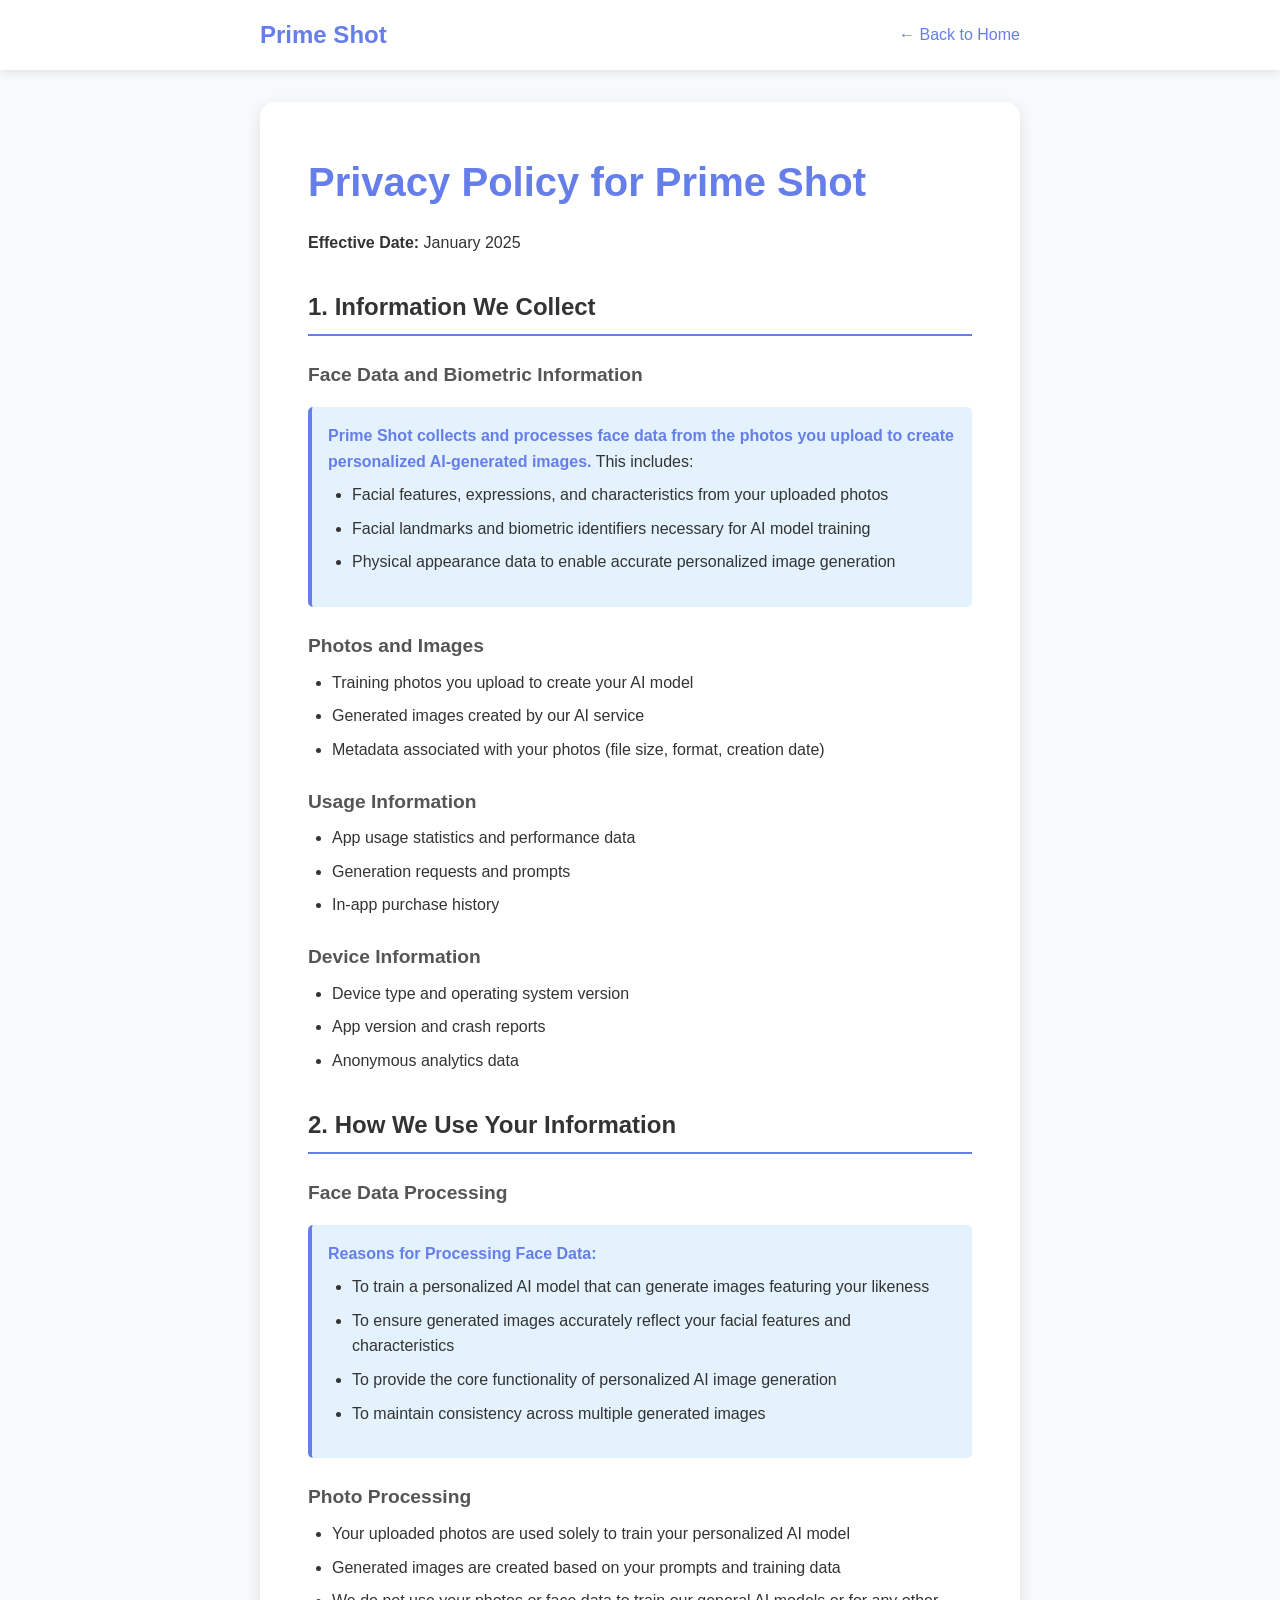
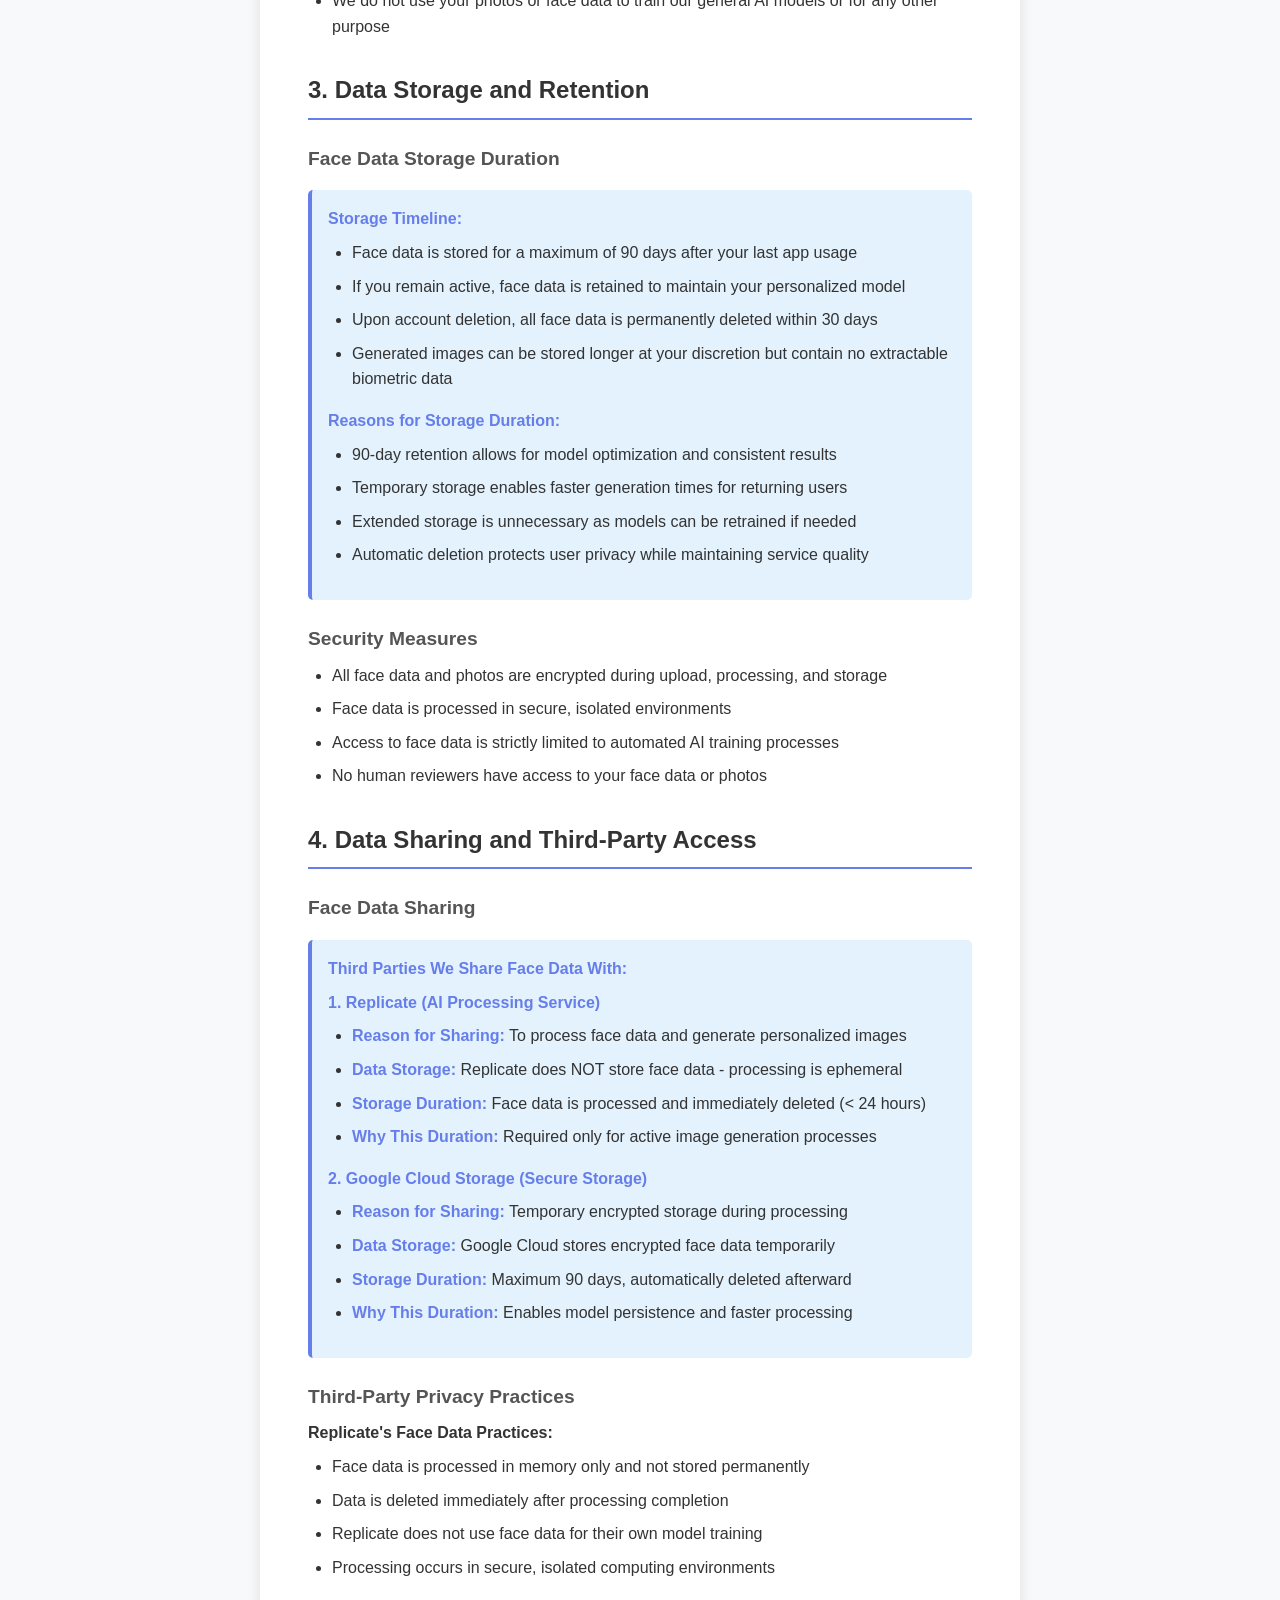
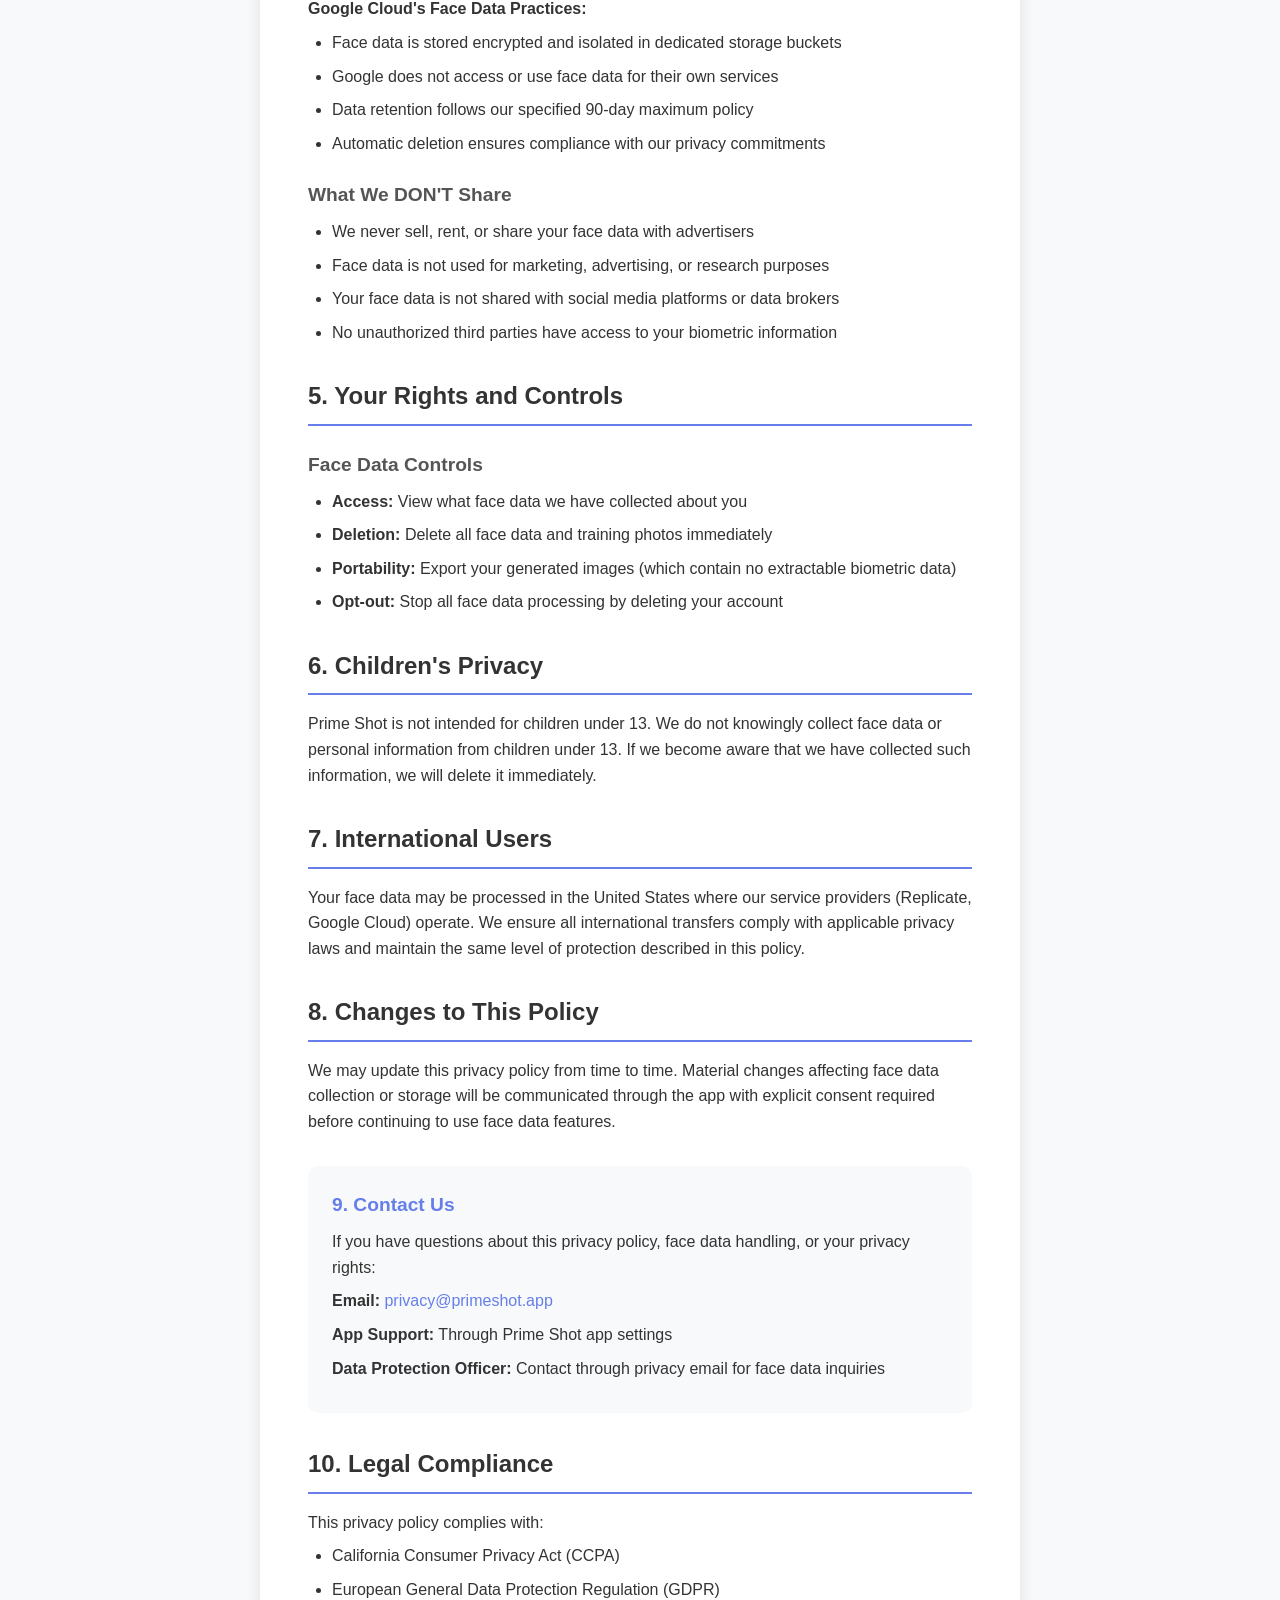
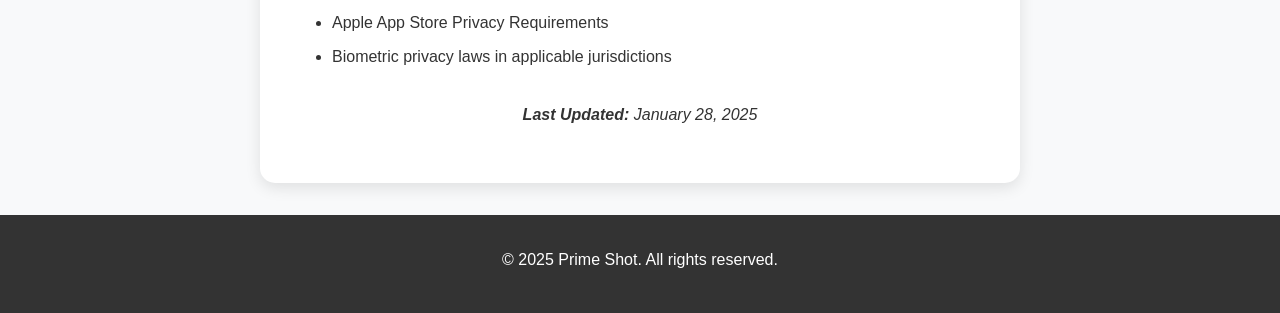
<file: privacy.html>
<!DOCTYPE html>
<html lang="en">
<head>
    <meta charset="UTF-8">
    <meta name="viewport" content="width=device-width, initial-scale=1.0">
    <title>Privacy Policy - Prime Shot</title>
    <meta name="description" content="Prime Shot Privacy Policy - How we collect, use, and protect your face data and personal information.">
    <style>
        * {
            margin: 0;
            padding: 0;
            box-sizing: border-box;
        }
        
        body {
            font-family: -apple-system, BlinkMacSystemFont, 'Segoe UI', Roboto, sans-serif;
            line-height: 1.6;
            color: #333;
            background: #f8f9fa;
        }
        
        .container {
            max-width: 800px;
            margin: 0 auto;
            padding: 0 20px;
        }
        
        header {
            background: white;
            padding: 1rem 0;
            box-shadow: 0 2px 10px rgba(0,0,0,0.1);
            margin-bottom: 2rem;
        }
        
        nav {
            display: flex;
            justify-content: space-between;
            align-items: center;
        }
        
        .logo {
            font-size: 1.5rem;
            font-weight: bold;
            color: #667eea;
            text-decoration: none;
        }
        
        .back-link {
            color: #667eea;
            text-decoration: none;
            font-weight: 500;
        }
        
        .back-link:hover {
            text-decoration: underline;
        }
        
        .content {
            background: white;
            padding: 3rem;
            border-radius: 15px;
            box-shadow: 0 5px 15px rgba(0,0,0,0.1);
            margin-bottom: 2rem;
        }
        
        h1 {
            color: #667eea;
            margin-bottom: 1rem;
            font-size: 2.5rem;
        }
        
        h2 {
            color: #333;
            margin: 2rem 0 1rem 0;
            font-size: 1.5rem;
            border-bottom: 2px solid #667eea;
            padding-bottom: 0.5rem;
        }
        
        h3 {
            color: #555;
            margin: 1.5rem 0 0.5rem 0;
            font-size: 1.2rem;
        }
        
        p, li {
            margin-bottom: 0.5rem;
        }
        
        ul {
            margin-left: 1.5rem;
            margin-bottom: 1rem;
        }
        
        .highlight {
            background: #e3f2fd;
            padding: 1rem;
            border-left: 4px solid #667eea;
            margin: 1rem 0;
            border-radius: 5px;
        }
        
        .highlight strong {
            color: #667eea;
        }
        
        .contact-info {
            background: #f8f9fa;
            padding: 1.5rem;
            border-radius: 10px;
            margin: 2rem 0;
        }
        
        .contact-info h3 {
            margin-top: 0;
            color: #667eea;
        }
        
        .contact-info a {
            color: #667eea;
            text-decoration: none;
        }
        
        .contact-info a:hover {
            text-decoration: underline;
        }
        
        footer {
            background: #333;
            color: white;
            text-align: center;
            padding: 2rem 0;
        }
        
        @media (max-width: 768px) {
            .content {
                padding: 1.5rem;
            }
            
            h1 {
                font-size: 2rem;
            }
        }
    </style>
</head>
<body>
    <header>
        <nav class="container">
            <a href="index.html" class="logo">Prime Shot</a>
            <a href="index.html" class="back-link">← Back to Home</a>
        </nav>
    </header>

    <main class="container">
        <div class="content">
            <h1>Privacy Policy for Prime Shot</h1>
            <p><strong>Effective Date:</strong> January 2025</p>

            <h2>1. Information We Collect</h2>

            <h3>Face Data and Biometric Information</h3>
            <div class="highlight">
                <p><strong>Prime Shot collects and processes face data from the photos you upload to create personalized AI-generated images.</strong> This includes:</p>
                <ul>
                    <li>Facial features, expressions, and characteristics from your uploaded photos</li>
                    <li>Facial landmarks and biometric identifiers necessary for AI model training</li>
                    <li>Physical appearance data to enable accurate personalized image generation</li>
                </ul>
            </div>

            <h3>Photos and Images</h3>
            <ul>
                <li>Training photos you upload to create your AI model</li>
                <li>Generated images created by our AI service</li>
                <li>Metadata associated with your photos (file size, format, creation date)</li>
            </ul>

            <h3>Usage Information</h3>
            <ul>
                <li>App usage statistics and performance data</li>
                <li>Generation requests and prompts</li>
                <li>In-app purchase history</li>
            </ul>

            <h3>Device Information</h3>
            <ul>
                <li>Device type and operating system version</li>
                <li>App version and crash reports</li>
                <li>Anonymous analytics data</li>
            </ul>

            <h2>2. How We Use Your Information</h2>

            <h3>Face Data Processing</h3>
            <div class="highlight">
                <p><strong>Reasons for Processing Face Data:</strong></p>
                <ul>
                    <li>To train a personalized AI model that can generate images featuring your likeness</li>
                    <li>To ensure generated images accurately reflect your facial features and characteristics</li>
                    <li>To provide the core functionality of personalized AI image generation</li>
                    <li>To maintain consistency across multiple generated images</li>
                </ul>
            </div>

            <h3>Photo Processing</h3>
            <ul>
                <li>Your uploaded photos are used solely to train your personalized AI model</li>
                <li>Generated images are created based on your prompts and training data</li>
                <li>We do not use your photos or face data to train our general AI models or for any other purpose</li>
            </ul>

            <h2>3. Data Storage and Retention</h2>

            <h3>Face Data Storage Duration</h3>
            <div class="highlight">
                <p><strong>Storage Timeline:</strong></p>
                <ul>
                    <li>Face data is stored for a maximum of 90 days after your last app usage</li>
                    <li>If you remain active, face data is retained to maintain your personalized model</li>
                    <li>Upon account deletion, all face data is permanently deleted within 30 days</li>
                    <li>Generated images can be stored longer at your discretion but contain no extractable biometric data</li>
                </ul>

                <p><strong>Reasons for Storage Duration:</strong></p>
                <ul>
                    <li>90-day retention allows for model optimization and consistent results</li>
                    <li>Temporary storage enables faster generation times for returning users</li>
                    <li>Extended storage is unnecessary as models can be retrained if needed</li>
                    <li>Automatic deletion protects user privacy while maintaining service quality</li>
                </ul>
            </div>

            <h3>Security Measures</h3>
            <ul>
                <li>All face data and photos are encrypted during upload, processing, and storage</li>
                <li>Face data is processed in secure, isolated environments</li>
                <li>Access to face data is strictly limited to automated AI training processes</li>
                <li>No human reviewers have access to your face data or photos</li>
            </ul>

            <h2>4. Data Sharing and Third-Party Access</h2>

            <h3>Face Data Sharing</h3>
            <div class="highlight">
                <p><strong>Third Parties We Share Face Data With:</strong></p>
                
                <p><strong>1. Replicate (AI Processing Service)</strong></p>
                <ul>
                    <li><strong>Reason for Sharing:</strong> To process face data and generate personalized images</li>
                    <li><strong>Data Storage:</strong> Replicate does NOT store face data - processing is ephemeral</li>
                    <li><strong>Storage Duration:</strong> Face data is processed and immediately deleted (&lt; 24 hours)</li>
                    <li><strong>Why This Duration:</strong> Required only for active image generation processes</li>
                </ul>

                <p><strong>2. Google Cloud Storage (Secure Storage)</strong></p>
                <ul>
                    <li><strong>Reason for Sharing:</strong> Temporary encrypted storage during processing</li>
                    <li><strong>Data Storage:</strong> Google Cloud stores encrypted face data temporarily</li>
                    <li><strong>Storage Duration:</strong> Maximum 90 days, automatically deleted afterward</li>
                    <li><strong>Why This Duration:</strong> Enables model persistence and faster processing</li>
                </ul>
            </div>

            <h3>Third-Party Privacy Practices</h3>
            <p><strong>Replicate's Face Data Practices:</strong></p>
            <ul>
                <li>Face data is processed in memory only and not stored permanently</li>
                <li>Data is deleted immediately after processing completion</li>
                <li>Replicate does not use face data for their own model training</li>
                <li>Processing occurs in secure, isolated computing environments</li>
            </ul>

            <p><strong>Google Cloud's Face Data Practices:</strong></p>
            <ul>
                <li>Face data is stored encrypted and isolated in dedicated storage buckets</li>
                <li>Google does not access or use face data for their own services</li>
                <li>Data retention follows our specified 90-day maximum policy</li>
                <li>Automatic deletion ensures compliance with our privacy commitments</li>
            </ul>

            <h3>What We DON'T Share</h3>
            <ul>
                <li>We never sell, rent, or share your face data with advertisers</li>
                <li>Face data is not used for marketing, advertising, or research purposes</li>
                <li>Your face data is not shared with social media platforms or data brokers</li>
                <li>No unauthorized third parties have access to your biometric information</li>
            </ul>

            <h2>5. Your Rights and Controls</h2>

            <h3>Face Data Controls</h3>
            <ul>
                <li><strong>Access:</strong> View what face data we have collected about you</li>
                <li><strong>Deletion:</strong> Delete all face data and training photos immediately</li>
                <li><strong>Portability:</strong> Export your generated images (which contain no extractable biometric data)</li>
                <li><strong>Opt-out:</strong> Stop all face data processing by deleting your account</li>
            </ul>

            <h2>6. Children's Privacy</h2>
            <p>Prime Shot is not intended for children under 13. We do not knowingly collect face data or personal information from children under 13. If we become aware that we have collected such information, we will delete it immediately.</p>

            <h2>7. International Users</h2>
            <p>Your face data may be processed in the United States where our service providers (Replicate, Google Cloud) operate. We ensure all international transfers comply with applicable privacy laws and maintain the same level of protection described in this policy.</p>

            <h2>8. Changes to This Policy</h2>
            <p>We may update this privacy policy from time to time. Material changes affecting face data collection or storage will be communicated through the app with explicit consent required before continuing to use face data features.</p>

            <div class="contact-info">
                <h3>9. Contact Us</h3>
                <p>If you have questions about this privacy policy, face data handling, or your privacy rights:</p>
                <p><strong>Email:</strong> <a href="mailto:privacy@primeshot.app">privacy@primeshot.app</a></p>
                <p><strong>App Support:</strong> Through Prime Shot app settings</p>
                <p><strong>Data Protection Officer:</strong> Contact through privacy email for face data inquiries</p>
            </div>

            <h2>10. Legal Compliance</h2>
            <p>This privacy policy complies with:</p>
            <ul>
                <li>California Consumer Privacy Act (CCPA)</li>
                <li>European General Data Protection Regulation (GDPR)</li>
                <li>Apple App Store Privacy Requirements</li>
                <li>Biometric privacy laws in applicable jurisdictions</li>
            </ul>

            <p style="margin-top: 2rem; text-align: center; font-style: italic;">
                <strong>Last Updated:</strong> January 28, 2025
            </p>
        </div>
    </main>

    <footer>
        <div class="container">
            <p>&copy; 2025 Prime Shot. All rights reserved.</p>
        </div>
    </footer>
</body>
</html>
</file>
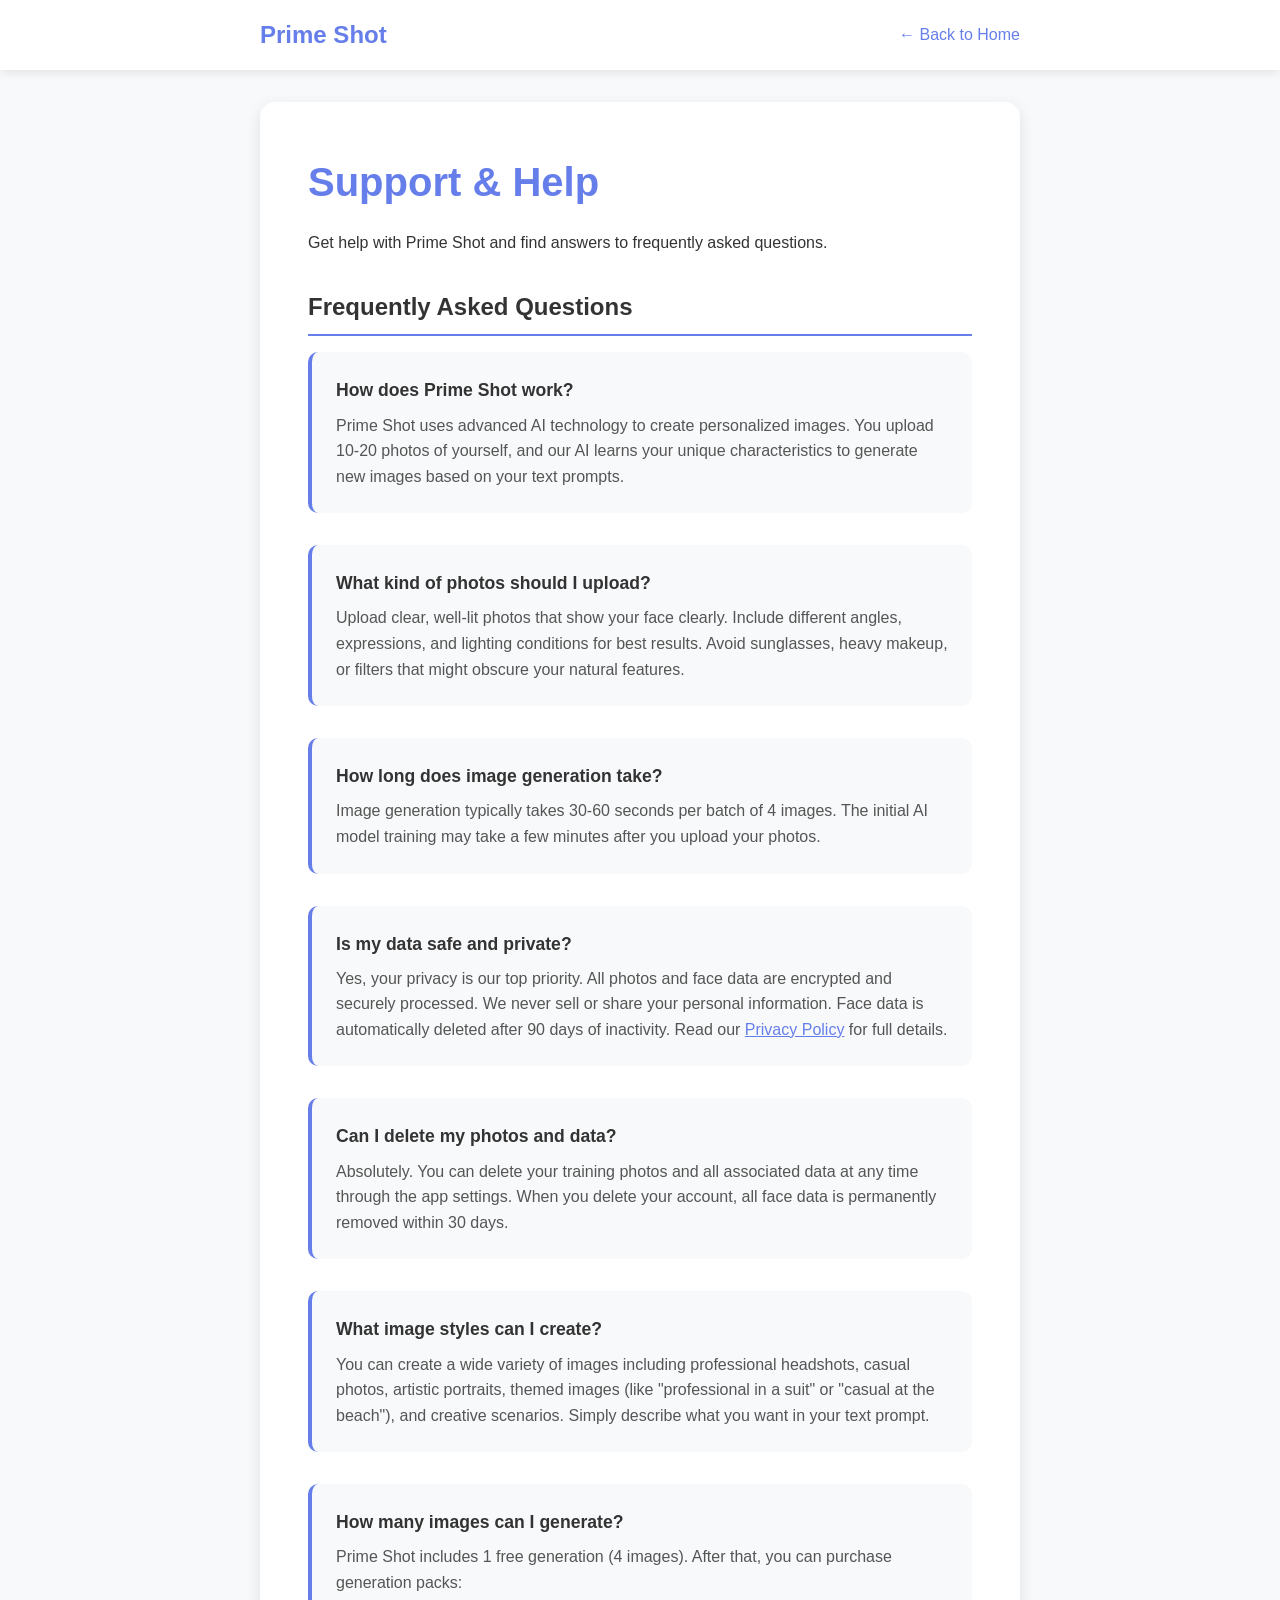
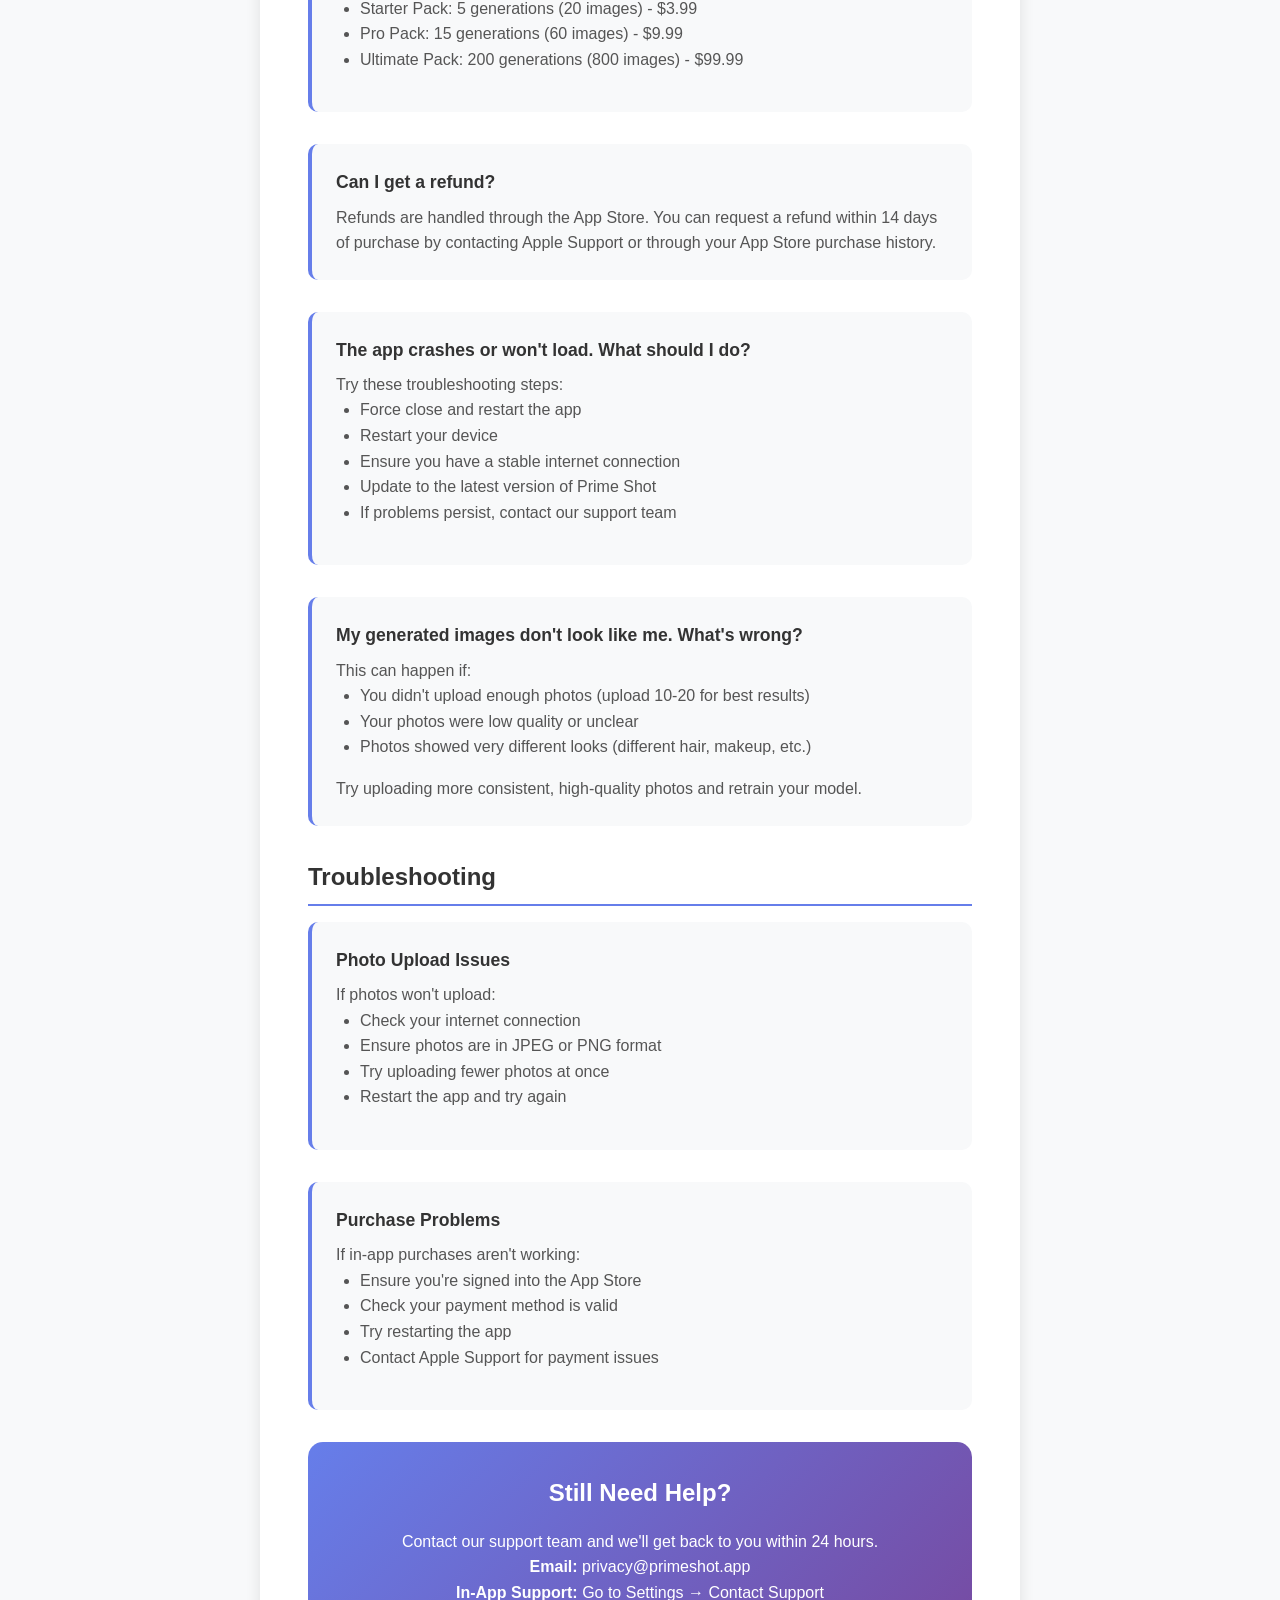
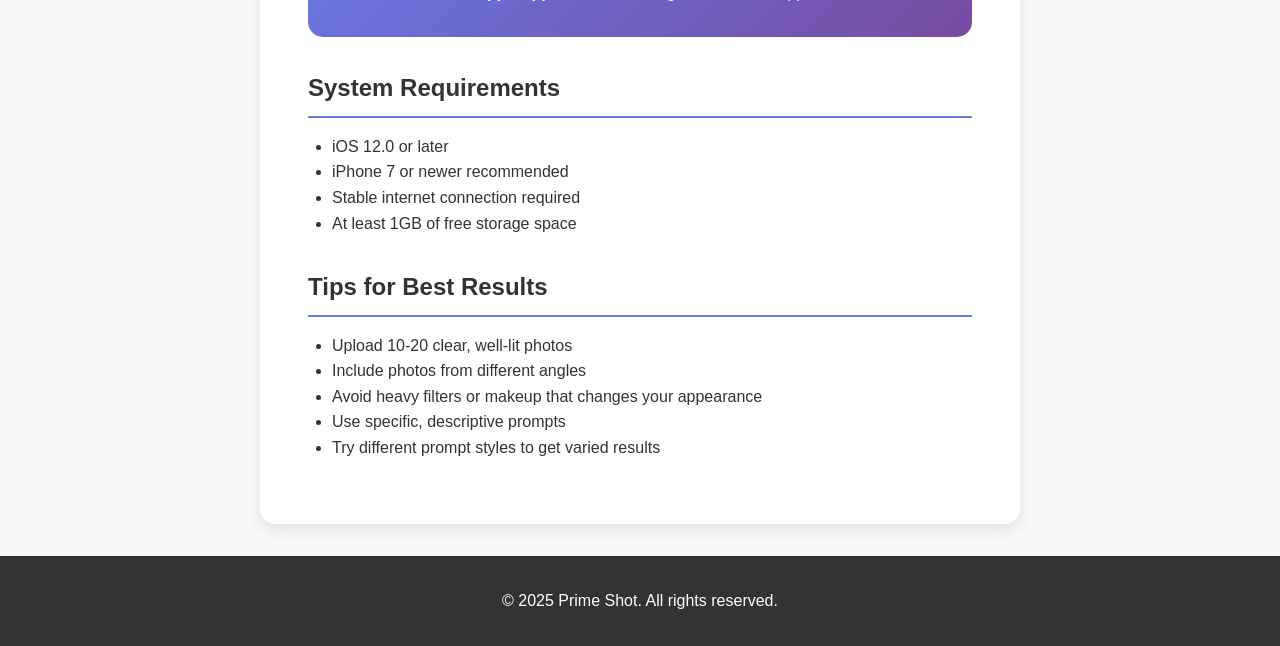
<file: support.html>
<!DOCTYPE html>
<html lang="en">
<head>
    <meta charset="UTF-8">
    <meta name="viewport" content="width=device-width, initial-scale=1.0">
    <title>Support - Prime Shot</title>
    <meta name="description" content="Get help with Prime Shot - FAQ, troubleshooting, and contact information.">
    <style>
        * {
            margin: 0;
            padding: 0;
            box-sizing: border-box;
        }
        
        body {
            font-family: -apple-system, BlinkMacSystemFont, 'Segoe UI', Roboto, sans-serif;
            line-height: 1.6;
            color: #333;
            background: #f8f9fa;
        }
        
        .container {
            max-width: 800px;
            margin: 0 auto;
            padding: 0 20px;
        }
        
        header {
            background: white;
            padding: 1rem 0;
            box-shadow: 0 2px 10px rgba(0,0,0,0.1);
            margin-bottom: 2rem;
        }
        
        nav {
            display: flex;
            justify-content: space-between;
            align-items: center;
        }
        
        .logo {
            font-size: 1.5rem;
            font-weight: bold;
            color: #667eea;
            text-decoration: none;
        }
        
        .back-link {
            color: #667eea;
            text-decoration: none;
            font-weight: 500;
        }
        
        .back-link:hover {
            text-decoration: underline;
        }
        
        .content {
            background: white;
            padding: 3rem;
            border-radius: 15px;
            box-shadow: 0 5px 15px rgba(0,0,0,0.1);
            margin-bottom: 2rem;
        }
        
        h1 {
            color: #667eea;
            margin-bottom: 1rem;
            font-size: 2.5rem;
        }
        
        h2 {
            color: #333;
            margin: 2rem 0 1rem 0;
            font-size: 1.5rem;
            border-bottom: 2px solid #667eea;
            padding-bottom: 0.5rem;
        }
        
        .faq-item {
            margin-bottom: 2rem;
            padding: 1.5rem;
            background: #f8f9fa;
            border-radius: 10px;
            border-left: 4px solid #667eea;
        }
        
        .faq-question {
            font-weight: bold;
            color: #333;
            margin-bottom: 0.5rem;
            font-size: 1.1rem;
        }
        
        .faq-answer {
            color: #555;
        }
        
        .contact-info {
            background: linear-gradient(135deg, #667eea 0%, #764ba2 100%);
            color: white;
            padding: 2rem;
            border-radius: 15px;
            margin: 2rem 0;
            text-align: center;
        }
        
        .contact-info h3 {
            margin-bottom: 1rem;
            font-size: 1.5rem;
        }
        
        .contact-info a {
            color: white;
            text-decoration: none;
            font-weight: 500;
        }
        
        .contact-info a:hover {
            text-decoration: underline;
        }
        
        ul {
            margin-left: 1.5rem;
            margin-bottom: 1rem;
        }
        
        footer {
            background: #333;
            color: white;
            text-align: center;
            padding: 2rem 0;
        }
        
        @media (max-width: 768px) {
            .content {
                padding: 1.5rem;
            }
            
            h1 {
                font-size: 2rem;
            }
        }
    </style>
</head>
<body>
    <header>
        <nav class="container">
            <a href="index.html" class="logo">Prime Shot</a>
            <a href="index.html" class="back-link">← Back to Home</a>
        </nav>
    </header>

    <main class="container">
        <div class="content">
            <h1>Support & Help</h1>
            <p>Get help with Prime Shot and find answers to frequently asked questions.</p>

            <h2>Frequently Asked Questions</h2>

            <div class="faq-item">
                <div class="faq-question">How does Prime Shot work?</div>
                <div class="faq-answer">
                    Prime Shot uses advanced AI technology to create personalized images. You upload 10-20 photos of yourself, and our AI learns your unique characteristics to generate new images based on your text prompts.
                </div>
            </div>

            <div class="faq-item">
                <div class="faq-question">What kind of photos should I upload?</div>
                <div class="faq-answer">
                    Upload clear, well-lit photos that show your face clearly. Include different angles, expressions, and lighting conditions for best results. Avoid sunglasses, heavy makeup, or filters that might obscure your natural features.
                </div>
            </div>

            <div class="faq-item">
                <div class="faq-question">How long does image generation take?</div>
                <div class="faq-answer">
                    Image generation typically takes 30-60 seconds per batch of 4 images. The initial AI model training may take a few minutes after you upload your photos.
                </div>
            </div>

            <div class="faq-item">
                <div class="faq-question">Is my data safe and private?</div>
                <div class="faq-answer">
                    Yes, your privacy is our top priority. All photos and face data are encrypted and securely processed. We never sell or share your personal information. Face data is automatically deleted after 90 days of inactivity. Read our <a href="privacy.html" style="color: #667eea;">Privacy Policy</a> for full details.
                </div>
            </div>

            <div class="faq-item">
                <div class="faq-question">Can I delete my photos and data?</div>
                <div class="faq-answer">
                    Absolutely. You can delete your training photos and all associated data at any time through the app settings. When you delete your account, all face data is permanently removed within 30 days.
                </div>
            </div>

            <div class="faq-item">
                <div class="faq-question">What image styles can I create?</div>
                <div class="faq-answer">
                    You can create a wide variety of images including professional headshots, casual photos, artistic portraits, themed images (like "professional in a suit" or "casual at the beach"), and creative scenarios. Simply describe what you want in your text prompt.
                </div>
            </div>

            <div class="faq-item">
                <div class="faq-question">How many images can I generate?</div>
                <div class="faq-answer">
                    Prime Shot includes 1 free generation (4 images). After that, you can purchase generation packs:
                    <ul>
                        <li>Starter Pack: 5 generations (20 images) - $3.99</li>
                        <li>Pro Pack: 15 generations (60 images) - $9.99</li>
                        <li>Ultimate Pack: 200 generations (800 images) - $99.99</li>
                    </ul>
                </div>
            </div>

            <div class="faq-item">
                <div class="faq-question">Can I get a refund?</div>
                <div class="faq-answer">
                    Refunds are handled through the App Store. You can request a refund within 14 days of purchase by contacting Apple Support or through your App Store purchase history.
                </div>
            </div>

            <div class="faq-item">
                <div class="faq-question">The app crashes or won't load. What should I do?</div>
                <div class="faq-answer">
                    Try these troubleshooting steps:
                    <ul>
                        <li>Force close and restart the app</li>
                        <li>Restart your device</li>
                        <li>Ensure you have a stable internet connection</li>
                        <li>Update to the latest version of Prime Shot</li>
                        <li>If problems persist, contact our support team</li>
                    </ul>
                </div>
            </div>

            <div class="faq-item">
                <div class="faq-question">My generated images don't look like me. What's wrong?</div>
                <div class="faq-answer">
                    This can happen if:
                    <ul>
                        <li>You didn't upload enough photos (upload 10-20 for best results)</li>
                        <li>Your photos were low quality or unclear</li>
                        <li>Photos showed very different looks (different hair, makeup, etc.)</li>
                    </ul>
                    Try uploading more consistent, high-quality photos and retrain your model.
                </div>
            </div>

            <h2>Troubleshooting</h2>

            <div class="faq-item">
                <div class="faq-question">Photo Upload Issues</div>
                <div class="faq-answer">
                    If photos won't upload:
                    <ul>
                        <li>Check your internet connection</li>
                        <li>Ensure photos are in JPEG or PNG format</li>
                        <li>Try uploading fewer photos at once</li>
                        <li>Restart the app and try again</li>
                    </ul>
                </div>
            </div>

            <div class="faq-item">
                <div class="faq-question">Purchase Problems</div>
                <div class="faq-answer">
                    If in-app purchases aren't working:
                    <ul>
                        <li>Ensure you're signed into the App Store</li>
                        <li>Check your payment method is valid</li>
                        <li>Try restarting the app</li>
                        <li>Contact Apple Support for payment issues</li>
                    </ul>
                </div>
            </div>

            <div class="contact-info">
                <h3>Still Need Help?</h3>
                <p>Contact our support team and we'll get back to you within 24 hours.</p>
                <p><strong>Email:</strong> <a href="mailto:privacy@primeshot.app">privacy@primeshot.app</a></p>
                <p><strong>In-App Support:</strong> Go to Settings → Contact Support</p>
            </div>

            <h2>System Requirements</h2>
            <ul>
                <li>iOS 12.0 or later</li>
                <li>iPhone 7 or newer recommended</li>
                <li>Stable internet connection required</li>
                <li>At least 1GB of free storage space</li>
            </ul>

            <h2>Tips for Best Results</h2>
            <ul>
                <li>Upload 10-20 clear, well-lit photos</li>
                <li>Include photos from different angles</li>
                <li>Avoid heavy filters or makeup that changes your appearance</li>
                <li>Use specific, descriptive prompts</li>
                <li>Try different prompt styles to get varied results</li>
            </ul>
        </div>
    </main>

    <footer>
        <div class="container">
            <p>&copy; 2025 Prime Shot. All rights reserved.</p>
        </div>
    </footer>
</body>
</html>
</file>
